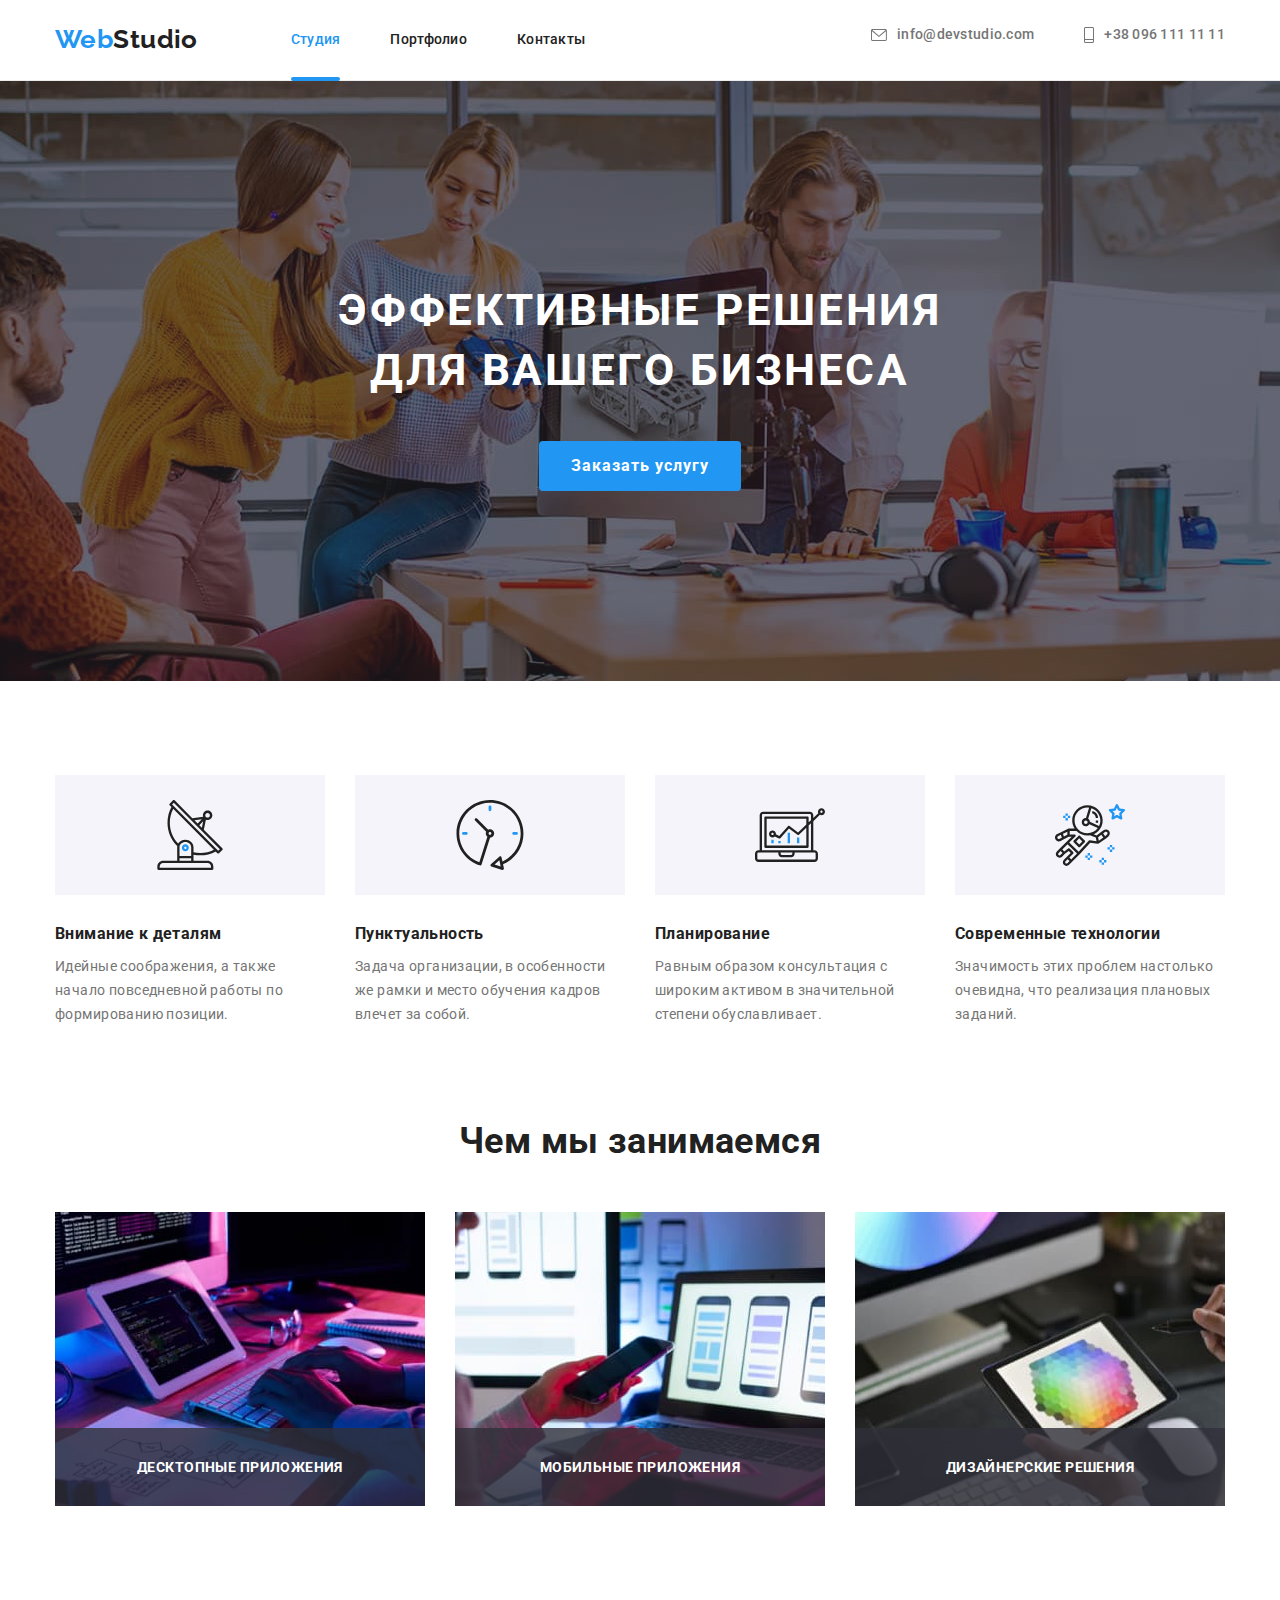
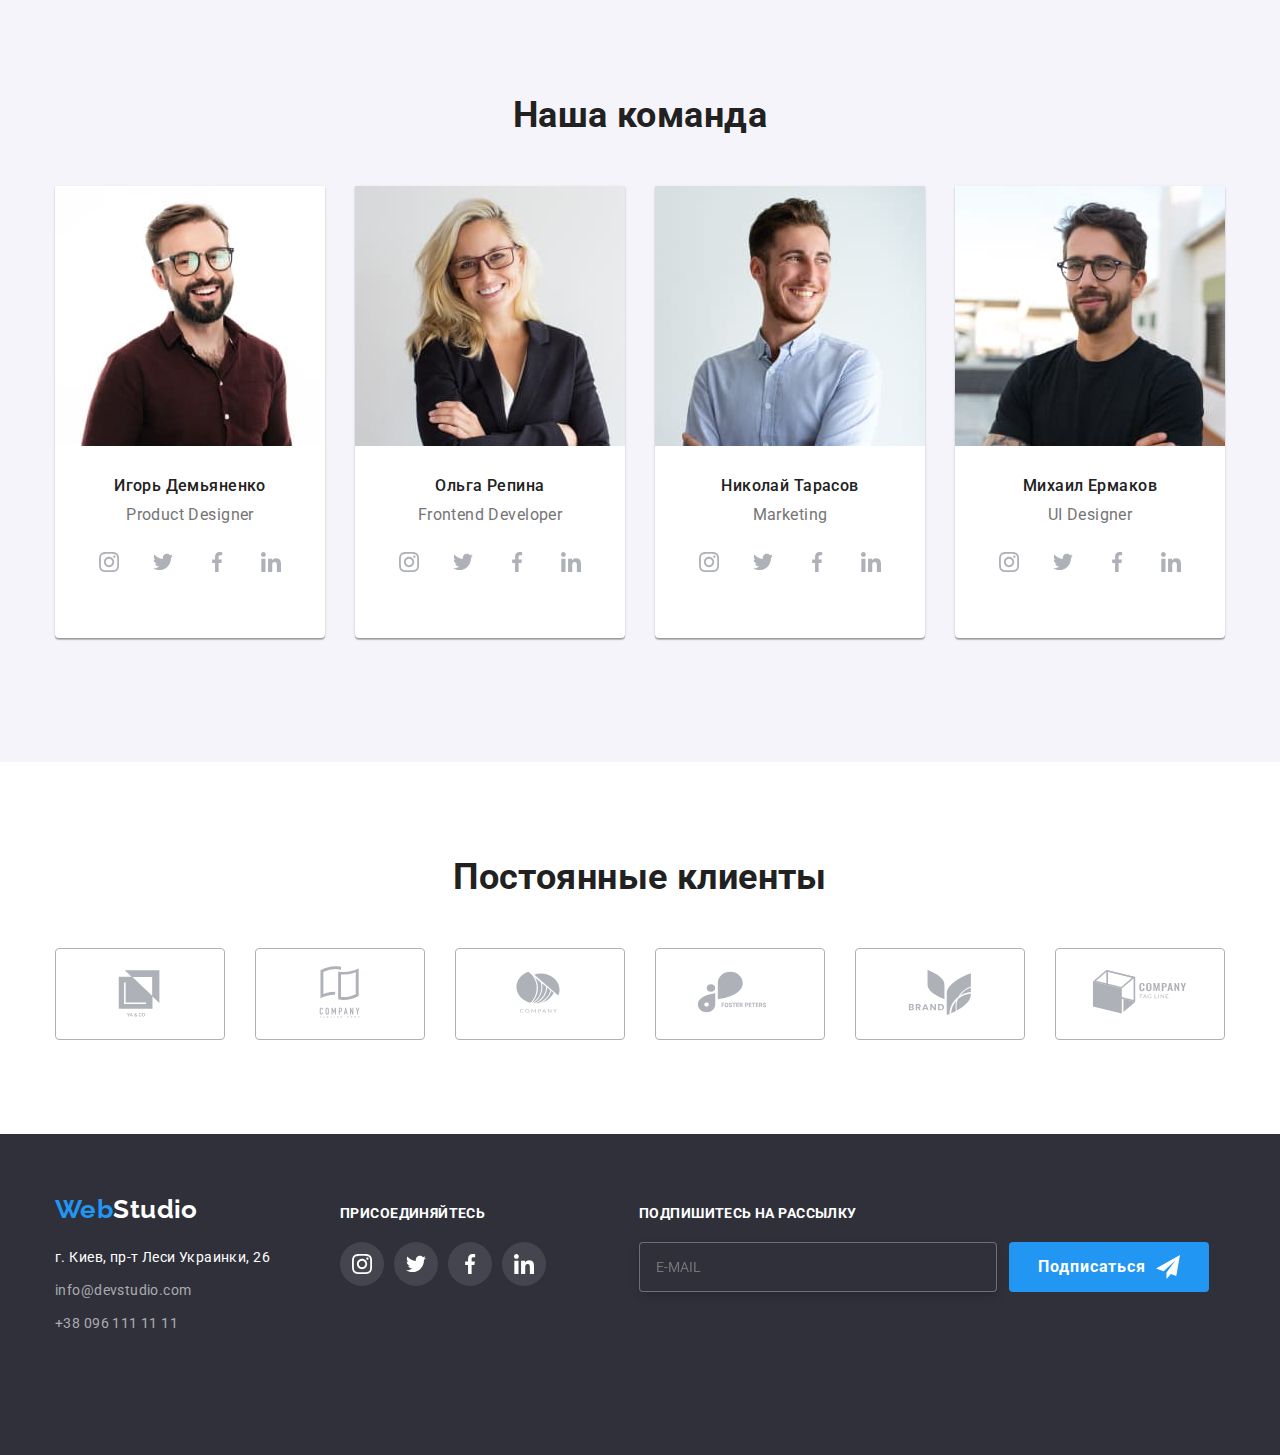
<file: index.html>
<!DOCTYPE html>
<html lang="ru">
<head>
    <meta charset="UTF-8">
    <meta http-equiv="X-UA-Compatible" content="IE=edge">
    <meta name="viewport" content="width=device-width, initial-scale=1.0">
    <title>Document</title>
    <link rel="preconnect" href="https://fonts.googleapis.com">
    <link rel="preconnect" href="https://fonts.gstatic.com" crossorigin>
    <link href="https://fonts.googleapis.com/css2?family=Raleway:wght@700&family=Roboto:wght@400;500;700;900&display=swap"
        rel="stylesheet">
    <link rel="stylesheet" href="https://cdnjs.cloudflare.com/ajax/libs/modern-normalize/1.1.0/modern-normalize.css"
        integrity="sha512-Y0MM+V6ymRKN2zStTqzQ227DWhhp4Mzdo6gnlRnuaNCbc+YN/ZH0sBCLTM4M0oSy9c9VKiCvd4Jk44aCLrNS5Q=="
        crossorigin="anonymous" referrerpolicy="no-referrer" />
    <link rel="stylesheet" href="./css/main.min.css">
</head>
<body>
    <header class="header">
        <div class="container header-container">
            <a class="header__logo" href=""><span class="header__logo-first">Web</span>Studio</a>
            <nav class="header__nav">
                <ul class="list header__list">
                    <li class="header__item"><a class="link header__link current" href="">Студия</a></li>
                    <li class="header__item"><a class="link header__link" href="./portfolio.html">Портфолио</a></li>
                    <li class="header__item"><a class="link header__link" href="">Контакты</a></li>
                </ul>
            </nav>
            <ul class="list contact-list">
                <li><a class="link contact-list__mail" href="mailto:info@devstudio.com">
                    <svg class="contact-list__icon" width="16" height="12">
                        <use href="./images/icons.svg#icon-mail">
                        </use>
                    </svg>    
                    info@devstudio.com</a></li>
                <li><a class="link contact-list__tel" href="tel:+380961111111">
                    <svg class="contact-list__icon" width="10" height="16">
                        <use href="./images/icons.svg#icon-tel">
                        </use>
                    </svg>
                    +38 096 111 11 11</a></li>
            </ul>
            <button type="button" class="menu-open__btn" data-menu-open>
                <svg class="menu-open__icon" width="40" height="40">
                    <use href="./images/icons.svg#icon-menu">
                    </use>
                </svg> 
            </button>
        </div>
        <div class="mob-menu is-hidden" data-menu>
            <div class="container">
                <div class="mob-menu__top">
                    <button type="button" class="menu-close-btn" width="40" height="40" data-menu-close>
                        <svg class="menu-close__icon" width="18" height="18">
                            <use href="./images/icons.svg#icon-close"></use>
                        </svg>
                    </button>
                    <ul class="list mob-menu__list">
                        <li class="mob-menu__item"><a class="link mob-menu__link" href="">Студия</a></li>
                        <li class="mob-menu__item"><a class="link mob-menu__link" href="./portfolio.html">Портфолио</a></li>
                        <li class="mob-menu__item"><a class="link mob-menu__link" href="">Контакты</a></li>
                    </ul>
                </div>
                <div class="mob-menu__bottom">
                    <ul class="list mob-contact">
                        <li class="mob-contact__list-tel"><a class="link mob-contact__tel" href="tel:+380961111111">
                                +38 096 111 11 11</a></li>
                        <li class="mob-contact__list-mail"><a class="link mob-contact__mail" href="mailto:info@devstudio.com">
                            info@devstudio.com</a></li>
                    </ul>
                    <ul class="list mob-social">
                        <li class="mob-social__item">
                            <a href="" class="mob-social__link">Instagram</a>
                        </li>
                        <li class="mob-social__item">
                            <a href="" class="mob-social__link">Twitter</a>
                        </li>
                        <li class="mob-social__item">
                            <a href="" class="mob-social__link">Facebook</a>
                        </li>
                        <li class="mob-social__item">
                            <a href="" class="mob-social__link">LinkedIn</a>
                        </li>
                    </ul>
                </div>
            </div>
        </div>
    </header>
    <main>
        <!--Hero-->
        <section class="section hero overlay">
            <div class="container">
                <h1 class="hero__title">Эффективные решения для вашего бизнеса</h1>
                <button class="hero__btn" type="button" data-modal-open >Заказать услугу</button>
            </div>
        </section>
        <!--METHODS-->
        <section class="section methods">
            <div class="container">
                <h2 class="methods__pre-title visually-hidden">Наши методы</h2>
                <ul class="list methods-list"> 
                    <li class="methods-list__item">
                        <div class="methods__item-container">
                            <svg class="methods-list__icon" width="70" height="70">
                                <use href="./images/icons.svg#icon-antenna">
                                </use>
                            </svg>
                        </div>
                        <h3 class="methods__title">Внимание к деталям</h3>
                        <p class="methods__after-title">Идейные соображения, а также начало повседневной работы по формированию позиции.</p>
                    </li>
                    <li class="methods-list__item">
                        <div class="methods__item-container">
                            <svg class="methods-list__icon" width="70" height="70">
                                <use href="./images/icons.svg#icon-clock">
                                </use>
                            </svg>
                        </div>
                        <h3 class="methods__title">Пунктуальность</h3>
                        <p class="methods__after-title">Задача организации, в особенности же рамки и место обучения кадров влечет за собой.</p>
                    </li>
                    <li class="methods-list__item">
                        <div class="methods__item-container">
                            <svg class="methods-list__icon" width="70" height="70">
                                <use href="./images/icons.svg#icon-diagram">
                                </use>
                            </svg>
                        </div>
                        <h3 class="methods__title">Планирование</h3>
                        <p class="methods__after-title">Равным образом консультация с широким активом в значительной степени обуславливает.</p>
                    </li>
                    <li class="methods-list__item">
                        <div class="methods__item-container">
                            <svg class="methods-list__icon" width="70" height="70">
                                <use href="./images/icons.svg#icon-astronaut">
                                </use>
                            </svg>
                        </div>
                        <h3 class="methods__title">Современные технологии</h3>
                        <p class="methods__after-title">Значимость этих проблем настолько очевидна, что реализация плановых заданий.</p>
                    </li>
                </ul>
            </div>
        </section>
        <!--ABOUT-->
        <section class="section about">
            <div class="container"> 
                <h2 class="about__title">Чем мы занимаемся</h2>     
                <ul class="list about__list">
                    <li class="about__item">
                        <img 
                        srcset="
                            ./images/about/about-1-1x.jpg 1x,
                            ./images/about/about-1-2x.jpg 2x"
                            media="(min-width: 1200px)"
                        src="./images/img-1.jpg" 
                        alt="печатает на компьютере"
                        width="370"
                        height="294">
                        <h3 class="about__item-title">Десктопные приложения</h3>
                    </li>
                    <li class="about__item">
                        <img 
                        srcset="
                            ./images/about/about-2-1x.jpg 1x,
                            ./images/about/about-2-2x.jpg 2x"
                            media="(min-width: 1200px)"
                        src="./images/img-2.jpg" 
                        alt="держит телефон"
                        width="370"
                        height="294">
                        <h3 class="about__item-title">Мобильные приложения</h3>
                    </li>
                    <li class="about__item">
                        <img 
                        srcset="
                            ./images/about/about-3-1x.jpg 1x,
                            ./images/about/about-3-2x.jpg 2x"
                            media="(min-width: 1200px)"
                        src="./images/img-3.jpg" 
                        alt="держит планшет"
                        width="370"
                        height="294">
                        <h3 class="about__item-title">Дизайнерские решения</h3>
                    </li>
                </ul>  
            </div>
        </section>
        <!--Наша команда-->
        <section class="section team">
            <div class="container">
                <h2 class="team__pre-title">Наша команда</h2>
                <ul class="list team-list">
                    <li class="team-list__item">
                        <picture>
                            <source
                            srcset="
                            ./images/team/team-1-desk-1x.jpg 1x,
                            ./images/team/team-1-desk-2x.jpg 2x"
                            media="(min-width: 1200px)"
                            />
                            <source
                            srcset="
                            ./images/team/team-1-tab-1x.jpg 1x,
                            ./images/team/team-1-tab-2x.jpg 2x"
                            media="(min-width: 768px)"
                            />
                            <source
                            srcset="
                            ./images/team/team-1-mob-1x.jpg 1x,
                            ./images/team/team-1-mob-2x.jpg 2x"
                            media="(min-width: 480px)"
                            />
                            <img src="./images/team-img-1.jpg" 
                            alt="Игорь Демьяненко"
                            >
                        </picture>
                        <div class="team-list__conainer">   
                            <h3 class="team-list__title">Игорь Демьяненко</h3>
                            <p class="team-list__after-title" lang="en">Product Designer</p>
                            <ul class="team-list__social-list socials">
                                <li class="list socials__item">
                                    <a href="" class="socials__link">
                                        <svg class="socials__icon" width="20" height="20">
                                            <use 
                                                href="./images/icons.svg#icon-instagram">
                                            </use>
                                        </svg>
                                    </a>
                                </li>
                                <li class="list socials__item">
                                    <a href="" class="socials__link">
                                        <svg class="socials__icon" width="20" height="20">
                                            <use href="./images/icons.svg#icon-twitter">
                                            </use>
                                        </svg>
                                    </a>
                                </li>
                                <li class="list socials__item">
                                    <a href="" class="socials__link">
                                        <svg class="socials__icon" width="20" height="20">
                                            <use href="./images/icons.svg#icon-facebook">
                                            </use>
                                        </svg>
                                    </a>
                                </li>
                                <li class="list socials__item">
                                    <a href="" class="socials__link">
                                        <svg class="socials__icon" width="20" height="20">
                                            <use href="./images/icons.svg#icon-linkedin">
                                            </use>
                                        </svg>
                                    </a>
                                </li>
                            </ul>
                        </div>
                    </li>
                    <li class="team-list__item">
                        <picture>
                            <source
                            srcset="
                            ./images/team/team-2-desk-1x.jpg 1x,
                            ./images/team/team-2-desk-2x.jpg 2x"
                            media="(min-width: 1200px)"
                            />
                            <source
                            srcset="
                            ./images/team/team-2-tab-1x.jpg 1x,
                            ./images/team/team-2-tab-2x.jpg 2x"
                            media="(min-width: 768px)"
                            />
                            <source
                            srcset="
                            ./images/team/team-2-mob-1x.jpg 1x,
                            ./images/team/team-2-mob-2x.jpg 2x"
                            media="(min-width: 480px)"
                            />
                            <img src="./images/team-img-2.jpg" 
                            alt="Ольга Репина"
                            >
                        </picture>
                        <div class="team-list__conainer">
                            <h3 class="team-list__title">Ольга Репина</h3>
                            <p class="team-list__after-title" lang="en">Frontend Developer</p>
                            <ul class="team-list__social-list socials">
                                <li class="list socials__item">
                                    <a href="" class="socials__link">
                                        <svg class="socials__icon" width="20" height="20">
                                            <use href="./images/icons.svg#icon-instagram">
                                            </use>
                                        </svg>
                                    </a>
                                </li>
                                <li class="list socials__item">
                                    <a href="" class="socials__link">
                                        <svg class="socials__icon" width="20" height="20">
                                            <use href="./images/icons.svg#icon-twitter">
                                            </use>
                                        </svg>
                                    </a>
                                </li>
                                <li class="list socials__item">
                                    <a href="" class="socials__link">
                                        <svg class="socials__icon" width="20" height="20">
                                            <use href="./images/icons.svg#icon-facebook">
                                            </use>
                                        </svg>
                                    </a>
                                </li>
                                <li class="list socials__item">
                                    <a href="" class="socials__link">
                                        <svg class="socials__icon" width="20" height="20">
                                            <use href="./images/icons.svg#icon-linkedin">
                                            </use>
                                        </svg>
                                    </a>
                                </li>
                            </ul>
                        </div>
                    </li>
                    <li class="team-list__item">
                        <picture>
                            <source
                            srcset="
                            ./images/team/team-3-desk-1x.jpg 1x,
                            ./images/team/team-3-desk-2x.jpg 2x"
                            media="(min-width: 1200px)"
                            />
                            <source
                            srcset="
                            ./images/team/team-3-tab-1x.jpg 1x,
                            ./images/team/team-3-tab-2x.jpg 2x"
                            media="(min-width: 768px)"
                            />
                            <source
                            srcset="
                            ./images/team/team-3-mob-1x.jpg 1x,
                            ./images/team/team-3-mob-2x.jpg 2x"
                            media="(min-width: 480px)"
                            />
                            <img src="./images/team-img-3.jpg" 
                            alt="Николай Тарасов"
                            >
                        </picture>
                        <div class="team-list__conainer">
                            <h3 class="team-list__title">Николай Тарасов</h3>
                            <p class="team-list__after-title" lang="en">Marketing</p>
                            <ul class="team-list__social-list socials">
                                <li class="list socials__item">
                                    <a href="" class="socials__link">
                                        <svg class="socials__icon" width="20" height="20">
                                            <use href="./images/icons.svg#icon-instagram">
                                            </use>
                                        </svg>
                                    </a>
                                </li>
                                <li class="list socials__item">
                                    <a href="" class="socials__link">
                                        <svg class="socials__icon" width="20" height="20">
                                            <use href="./images/icons.svg#icon-twitter">
                                            </use>
                                        </svg>
                                    </a>
                                </li>
                                <li class="list socials__item">
                                    <a href="" class="socials__link">
                                        <svg class="socials__icon" width="20" height="20">
                                            <use href="./images/icons.svg#icon-facebook">
                                            </use>
                                        </svg>
                                    </a>
                                </li>
                                <li class="list socials__item">
                                    <a href="" class="socials__link">
                                        <svg class="socials__icon" width="20" height="20">
                                            <use href="./images/icons.svg#icon-linkedin">
                                            </use>
                                        </svg>
                                    </a>
                                </li>
                            </ul>
                        </div>
                    </li>
                    <li class="team-list__item">
                        <picture>
                            <source
                            srcset="
                            ./images/team/team-4-desk-1x.jpg 1x,
                            ./images/team/team-4-desk-2x.jpg 2x"
                            media="(min-width: 1200px)"
                            />
                            <source
                            srcset="
                            ./images/team/team-4-tab-1x.jpg 1x,
                            ./images/team/team-4-tab-2x.jpg 2x"
                            media="(min-width: 768px)"
                            />
                            <source
                            srcset="
                            ./images/team/team-4-mob-1x.jpg 1x,
                            ./images/team/team-4-mob-2x.jpg 2x"
                            media="(min-width: 480px)"
                            />
                            <img src="./images/team-img-4.jpg" 
                            alt="Михаил Ермаков"
                            >
                        </picture>
                        
                        <div class="team-list__conainer">
                            <h3 class="team-list__title">Михаил Ермаков</h3>
                            <p class="team-list__after-title" lang="en">UI Designer</p>
                            <ul class="team-list__social-list socials">
                                <li class="list socials__item">
                                    <a href="" class="socials__link">
                                        <svg class="socials__icon" width="20" height="20">
                                            <use href="./images/icons.svg#icon-instagram">
                                            </use>
                                        </svg>
                                    </a>
                                </li>
                                <li class="list socials__item">
                                    <a href="" class="socials__link">
                                        <svg class="socials__icon" width="20" height="20">
                                            <use href="./images/icons.svg#icon-twitter">
                                            </use>
                                        </svg>
                                    </a>
                                </li>
                                <li class="list socials__item">
                                    <a href="" class="socials__link">
                                        <svg class="socials__icon" width="20" height="20">
                                            <use href="./images/icons.svg#icon-facebook">
                                            </use>
                                        </svg>
                                    </a>
                                </li>
                                <li class="list socials__item">
                                    <a href="" class="socials__link">
                                        <svg class="socials__icon" width="20" height="20">
                                            <use href="./images/icons.svg#icon-linkedin">
                                            </use>
                                        </svg>
                                    </a>
                                </li>
                            </ul>
                        </div>
                    </li>
                </ul>
            </div>  
        </section>
        <!--Постоянные клиенты-->
        <section class="clients">
            <div class="container">
                <h2 class="clients__pre-title">Постоянные клиенты</h2>
                <ul class="list clients-list">
                    <li class="list clients-list__item">
                        <a href="" class="clients-list__link">
                            <svg class="clients-list__icon" width="106" height="60">
                                <use href="./images/icons.svg#icon-logo-1">
                                </use>
                            </svg>
                        </a>
                    </li>
                    <li class="list clients-list__item">
                        <a href="" class="clients-list__link">
                            <svg class="clients-list__icon" width="106" height="60">
                                <use href="./images/icons.svg#icon-logo-2">
                                </use>
                            </svg>
                        </a>
                    </li>
                    <li class="list clients-list__item">
                        <a href="" class="clients-list__link">
                            <svg class="clients-list__icon" width="106" height="60">
                                <use href="./images/icons.svg#icon-logo-3">
                                </use>
                            </svg>
                        </a>
                    </li>
                    <li class="list clients-list__item">
                        <a href="" class="clients-list__link">
                            <svg class="clients-list__icon" width="106" height="60">
                                <use href="./images/icons.svg#icon-logo-4">
                                </use>
                            </svg>
                        </a>
                    </li>
                    <li class="list clients-list__item">
                        <a href="" class="clients-list__link">
                            <svg class="clients-list__icon" width="106" height="60">
                                <use href="./images/icons.svg#icon-logo-5">
                                </use>
                            </svg>
                        </a>
                    </li>
                    <li class="list clients-list__item">
                        <a href="" class="clients-list__link">
                            <svg class="clients-list__icon" width="106" height="60">
                                <use href="./images/icons.svg#icon-logo-6">
                                </use>
                            </svg>
                        </a>
                    </li>
                </ul>
            </div>
        </section>
    </main>
    <footer>
        <div class="container container-footer ">
            <div class="container-adress">
                <a class="footer__logo" href=""><span class="footer__logo-first">Web</span>Studio</a>
                <address class="adress">
                    <ul class="list adress__list">
                        <li class="adress__item"><a class="link adress__item-first" href="https://goo.gl/maps/XBKridfbBL4Rad3X6" target=_blank rel="noopener noreferrer">г. Киев, пр-т Леси Украинки,
                            26</a></li>
                        <li class="adress__item"><a class="link adress__item-mail" href="mailto:info@devstudio.com">info@devstudio.com</a></li>
                        <li class="adress__item"><a class="link adress__item-tel" href="tel:+380961111111">+38 096 111 11 11</a></li>
                    </ul>
                </address>
            </div>
            <!-- Соцсети -->
            <div class="container-social-link">
                <section class="footer-social">
                    <h3 class="footer-social__title">Присоединяйтесь</h3>
                    <ul class="footer-social__list">
                        <li class="list footer-social__item">
                            <a href="" class="footer-social__link">
                                <svg class="footer-social__icon" width="20" height="20">
                                    <use href="./images/icons.svg#icon-instagram">
                                    </use>
                                </svg>
                            </a>
                        </li>
                        <li class="list footer-social__item">
                            <a href="" class="footer-social__link">
                                <svg class="footer-social__icon" width="20" height="20">
                                    <use href="./images/icons.svg#icon-twitter">
                                    </use>
                                </svg>
                            </a>
                        </li>
                        <li class="list footer-social__item">
                            <a href="" class="footer-social__link">
                                <svg class="footer-social__icon" width="20" height="20">
                                    <use href="./images/icons.svg#icon-facebook">
                                    </use>
                                </svg>
                            </a>
                        </li>
                        <li class="list footer-social__item">
                            <a href="" class="footer-social__link">
                                <svg class="footer-social__icon" width="20" height="20">
                                    <use href="./images/icons.svg#icon-linkedin">
                                    </use>
                                </svg>
                            </a>
                        </li>
                    </ul>
                </section>
            </div>
            <div class="container-online">
                <section class="online">
                    <h3 class="online__title">Подпишитесь на рассылку</h3>
                    <form action="#" class="online__form">
                        <div class="online__inputs">                       
                            <input type="email" name="online__mail" placeholder="E-mail" class="online__mail-input">
                            <button type="submit" class="online__button">Подписаться<span class="online__button-icon">
                            <svg class="online__icon" width="24" height="24">
                                <use href="./images/icons.svg#icon-send">
                                </use>
                            </svg>
                            </span></button>
                            
                        </div>
                    </form>
                </section>
            </div>
        </div>
    </footer>
    <!-- < class="backdrop is-hidden" data-modal> -->
    <div class="backdrop is-hidden" data-modal>
        <div class="modal">
            <button type="button" class="modal__close" data-modal-close>
                <svg class="modal__close-icon" width="10" height="16">
                    <use href="./images/icons.svg#icon-close">
                    </use>
                </svg>
            </button>
            <p class="modal__title">Оставьте свои данные, мы вам перезвоним</p>
            <form action="#">
                <div class="form-field">
                    <label class="form-field__text" for="user-name">Имя</label>
                    <div class="form-field__wrap">
                        <input type="text" class="form-field__input" name="user-name" placeholder=" " required minlength="2" id="user-name">
                        <svg class="form-field__input-icon" width="18" height="18">
                            <use href="./images/icons.svg#icon-person">
                            </use>
                        </svg>
                    </div>
                </div>
                <div class="form-field">
                    <label class="form-field__text" for="user-tel">Телефон</label>
                    <div class="form-field__wrap">
                        <input type="tel" class="form-field__input" name="user-tel" placeholder=" " required id="user-tel" >
                        <svg class="form-field__input-icon" width="18" height="18">
                            <use href="./images/icons.svg#icon-phone">
                            </use>
                        </svg>
                    </div>
                </div>
                <div class="form-field">
                    <label class="form-field__text" for="user-email">Почта</label>
                    <div class="form-field__wrap">
                        <input type="email" class="form-field__input" name="user-email" placeholder=" " required id="user-email" >
                        <svg class="form-field__input-icon" width="18" height="18">
                            <use href="./images/icons.svg#icon-email">
                            </use>
                        </svg>
                    </div>
                </div>
                <div class="form-field">
                    <label class="form-field__text" for="user-text">Комментарий</label>
                    <textarea name="user-text" id="user-text" class="form-field__form-text" placeholder="Введите текст"></textarea>
                </div>
                <div class="form-field">
                    <input type="checkbox" name="policy" id="policy" class="policy-check visually-hidden" >
                    <label for="policy" class="form-field__check-text">
                        <span>
                            <svg class="policy-icon" width="16" height="15">
                                <use href="./images/icons.svg#icon-check">
                                </use>
                            </svg>
                        </span> Соглашаюсь с рассылкой и принимаю
                        <a href="" class="form-field__check-link">Условия договора</a></label>
                </div>
                <button type="submit" class="form-field__form-button">Отправить</button>
            </form>
        </div>
    </div>
    <script src="./js/modal.js"></script>
    <script src="./js/menu.js"></script>
</body>
</html>
</file>
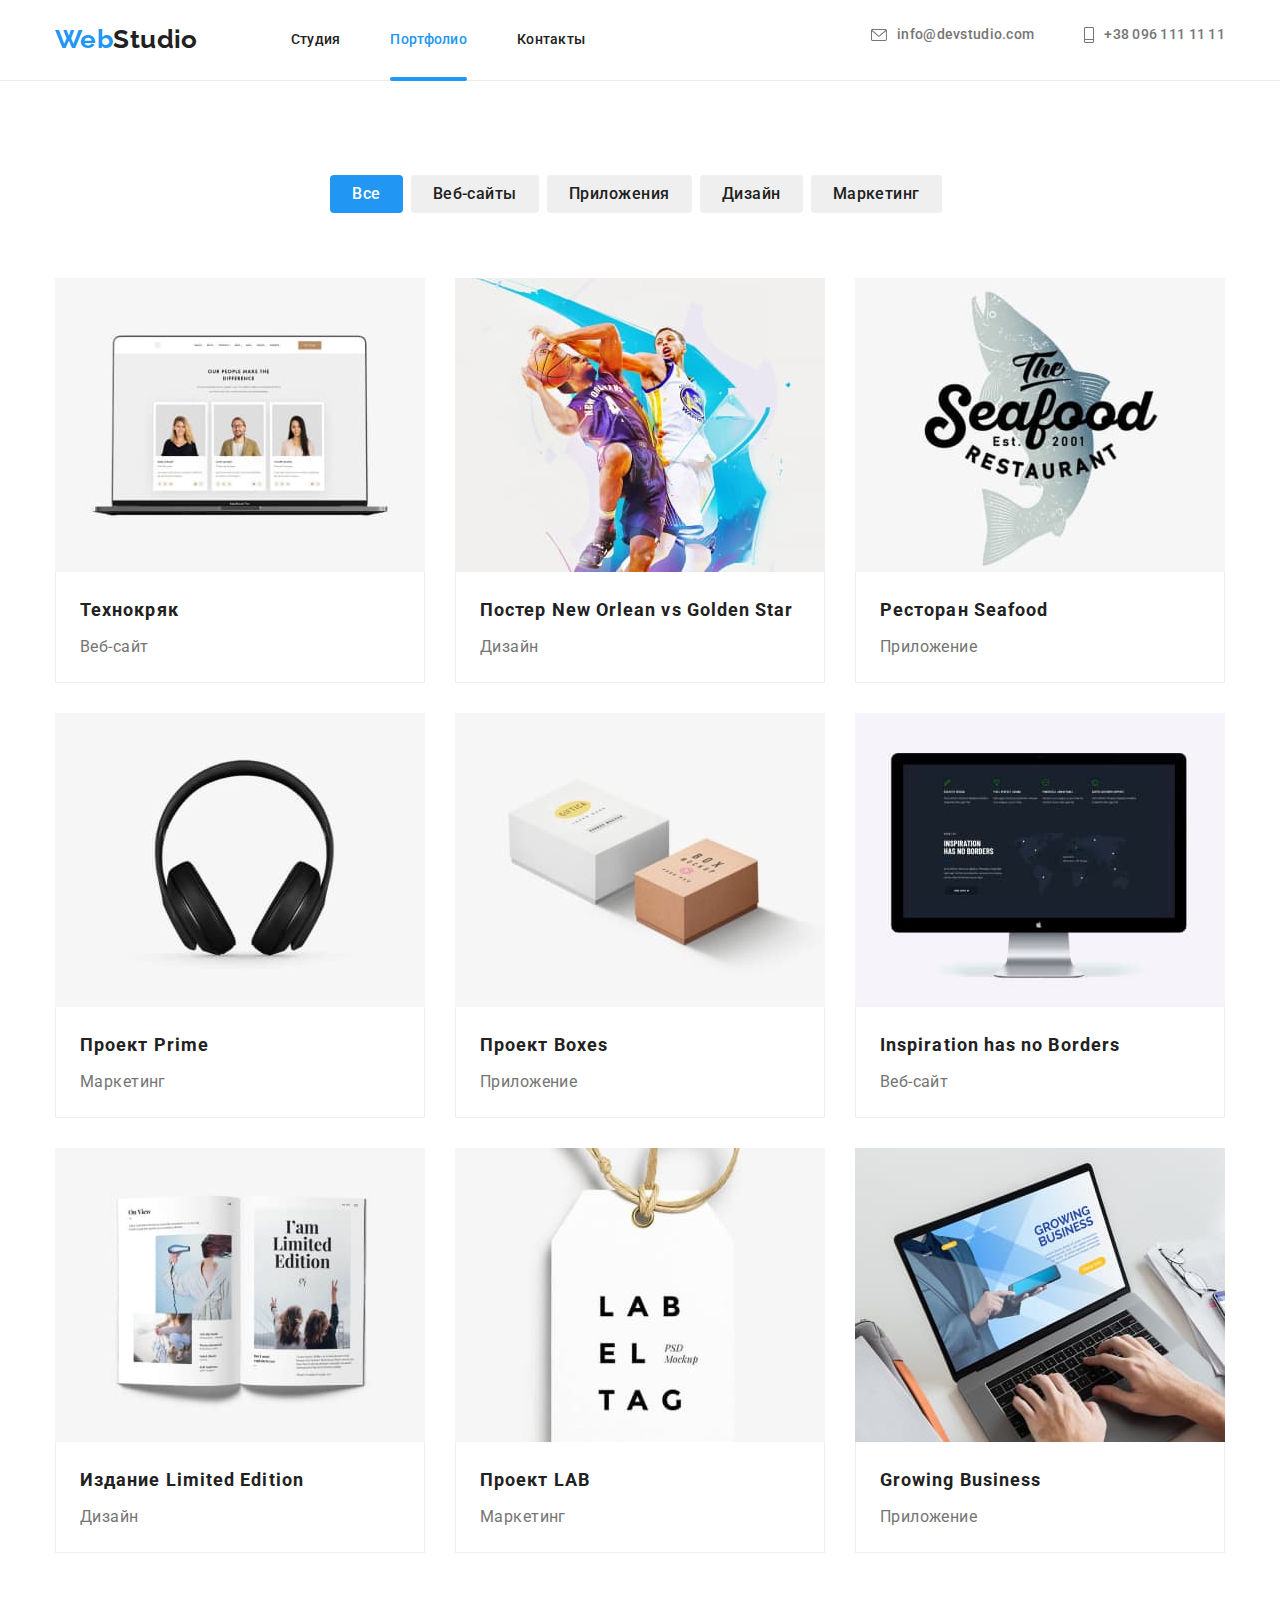
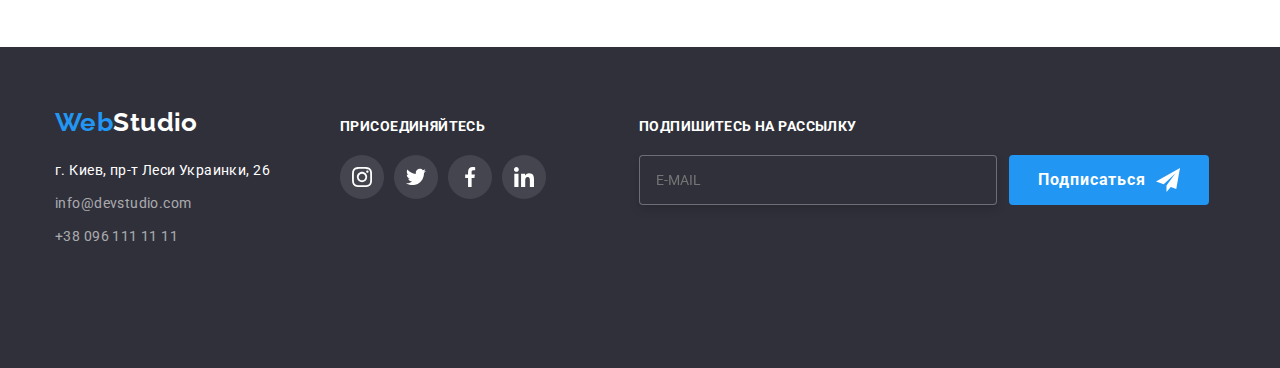
<file: portfolio.html>
<!DOCTYPE html>
<html lang="ru">
<head>
    <meta charset="UTF-8">
    <meta http-equiv="X-UA-Compatible" content="IE=edge">
    <meta name="viewport" content="width=device-width, initial-scale=1.0">
    <title>Document</title>
    <link rel="preconnect" href="https://fonts.googleapis.com">
    <link rel="preconnect" href="https://fonts.gstatic.com" crossorigin>
    <link
        href="https://fonts.googleapis.com/css2?family=Raleway:wght@700&family=Roboto:wght@400;500;700;900&display=swap"
        rel="stylesheet">
    <link rel="stylesheet" href="https://cdnjs.cloudflare.com/ajax/libs/modern-normalize/1.1.0/modern-normalize.css"
        integrity="sha512-Y0MM+V6ymRKN2zStTqzQ227DWhhp4Mzdo6gnlRnuaNCbc+YN/ZH0sBCLTM4M0oSy9c9VKiCvd4Jk44aCLrNS5Q=="
        crossorigin="anonymous" referrerpolicy="no-referrer" />
    <link rel="stylesheet" href="./css/main.min.css">
</head>
<body>
        <header class="header">
            <div class="container header-container">
                <a class="header__logo" href=""><span class="header__logo-first">Web</span>Studio</a>
                <nav class="header__nav">
                    <ul class="list header__list">
                        <li class="header__item"><a class="link header__link " href="./index.html">Студия</a></li>
                        <li class="header__item"><a class="link header__link current" href="">Портфолио</a></li>
                        <li class="header__item"><a class="link header__link" href="">Контакты</a></li>
                    </ul>
                </nav>
                <ul class="list contact-list">
                    <li><a class="link contact-list__mail" href="mailto:info@devstudio.com">
                            <svg class="contact-list__icon" width="16" height="12">
                                <use href="./images/icons.svg#icon-mail">
                                </use>
                            </svg>
                            info@devstudio.com</a></li>
                    <li><a class="link contact-list__tel" href="tel:+380961111111">
                            <svg class="contact-list__icon" width="10" height="16">
                                <use href="./images/icons.svg#icon-tel">
                                </use>
                            </svg>
                            +38 096 111 11 11</a></li>
                </ul>
                <button type="button" class="menu-open__btn" data-menu-open>
                    <svg class="menu-open__icon" width="40" height="40">
                        <use href="./images/icons.svg#icon-menu">
                        </use>
                    </svg>
                </button>
            </div>
            <div class="mob-menu is-hidden" data-menu>
                <div class="container">
                    <div class="mob-menu__top">
                        <button type="button" class="menu-close-btn" width="40" height="40" data-menu-close>
                            <svg class="menu-close__icon" width="18" height="18">
                                <use href="./images/icons.svg#icon-close"></use>
                            </svg>
                        </button>
                        <ul class="list mob-menu__list">
                            <li class="mob-menu__item"><a class="link mob-menu__link" href="">Студия</a></li>
                            <li class="mob-menu__item"><a class="link mob-menu__link" href="./portfolio.html">Портфолио</a></li>
                            <li class="mob-menu__item"><a class="link mob-menu__link" href="">Контакты</a></li>
                        </ul>
                    </div>
                    <div class="mob-menu__bottom">
                        <ul class="list mob-contact">
                            <li class="mob-contact__list-tel"><a class="link mob-contact__tel" href="tel:+380961111111">
                                    +38 096 111 11 11</a></li>
                            <li class="mob-contact__list-mail"><a class="link mob-contact__mail"
                                    href="mailto:info@devstudio.com">
                                    info@devstudio.com</a></li>
                        </ul>
                        <ul class="list mob-social">
                            <li class="mob-social__item">
                                <a href="" class="mob-social__link">Instagram</a>
                            </li>
                            <li class="mob-social__item">
                                <a href="" class="mob-social__link">Twitter</a>
                            </li>
                            <li class="mob-social__item">
                                <a href="" class="mob-social__link">Facebook</a>
                            </li>
                            <li class="mob-social__item">
                                <a href="" class="mob-social__link">LinkedIn</a>
                            </li>
                        </ul>
                    </div>
                </div>
            </div>
        </header>
    <main>
    <!-- Filter -->
        <section class="section text">
            <div class="container">
                <h1 class="visually-hidden">Портфолио</h1>
                <ul class="filter">
                    <li class="list filter__list"><button type="button" class="filter__btn filter__btn-first">Все</button></li>
                    <li class="list filter__list"><button type="button" class="filter__btn">Веб-сайты</button></li>
                    <li class="list filter__list"><button type="button" class="filter__btn">Приложения</button></li>
                    <li class="list filter__list"><button type="button" class="filter__btn">Дизайн</button></li>
                    <li class="list filter__list"><button type="button" class="filter__btn">Маркетинг</button></li>
                </ul>
                <ul class="projects">
                    <li class="list projects-item">
                        <a class="link" href="">
                            <div class="projects-item__wrap">
                                <picture>
                                    <source
                                    srcset="
                                    ./images/projects/projects-1-desk-1x.jpg 1x,
                                    ./images/projects/projects-1-desk-2x.jpg 2x"
                                    media="(min-width: 1200px)"
                                    />
                                    <source
                                    srcset="
                                    ./images/projects/projects-1-tab-1x.jpg 1x,
                                    ./images/projects/projects-1-tab-2x.jpg 2x"
                                    media="(min-width: 768px)"
                                    />
                                    <source
                                    srcset="
                                    ./images/projects/projects-1-mob-1x.jpg 1x,
                                    ./images/projects/projects-1-mob-2x.jpg 2x"
                                    media="(min-width: 480px)"
                                    />
                                    <img src="./images/projects-img-1.jpg" 
                                    alt="ноутбук"
                                    >
                                </picture>
                                <p class="projects-item__text">
                                    Технокряк это современная площадка распространения коронавируса. Компании используют эту платформу для цифрового
                                    шпионажа и атак на защищённые сервера конкурентов.                            
                                </p>
                            </div>
                            <div class="projects-item__container">
                                <h2 class="projects-item__title">Технокряк</h2>
                                <p class="projects-item__after-title">Веб-сайт</p>
                            </div>
                        </a>
                    </li>
                    <li class="list projects-item">
                        <a class="link" href="">
                            <div class="projects-item__wrap">
                                <picture>
                                    <source
                                    srcset="
                                    ./images/projects/projects-2-desk-1x.jpg 1x,
                                    ./images/projects/projects-2-desk-2x.jpg 2x"
                                    media="(min-width: 1200px)"
                                    />
                                    <source
                                    srcset="
                                    ./images/projects/projects-2-tab-1x.jpg 1x,
                                    ./images/projects/projects-2-tab-2x.jpg 2x"
                                    media="(min-width: 768px)"
                                    />
                                    <source
                                    srcset="
                                    ./images/projects/projects-2-mob-1x.jpg 1x,
                                    ./images/projects/projects-2-mob-2x.jpg 2x"
                                    media="(min-width: 480px)"
                                    />
                                    <img src="./images/projects-img-2.jpg" 
                                    alt="играют в баскетбол"
                                    > 
                                </picture>
                                <p class="projects-item__text">
                                    Технокряк это современная площадка распространения коронавируса. Компании используют эту платформу для цифрового
                                    шпионажа и атак на защищённые сервера конкурентов.
                                </p>
                            </div>
                            <div class="projects-item__container">
                                <h2 class="projects-item__title">Постер New Orlean vs Golden Star</h2>
                                <p class="projects-item__after-title">Дизайн</p>
                            </div>
                        </a>
                        
                    </li>
                    <li class="list projects-item">
                        <a class="link" href="">   
                            <div class="projects-item__wrap">
                                <picture>
                                    <source
                                    srcset="
                                    ./images/projects/projects-3-desk-1x.jpg 1x,
                                    ./images/projects/projects-3-desk-2x.jpg 2x"
                                    media="(min-width: 1200px)"
                                    />
                                    <source
                                    srcset="
                                    ./images/projects/projects-3-tab-1x.jpg 1x,
                                    ./images/projects/projects-3-tab-2x.jpg 2x"
                                    media="(min-width: 768px)"
                                    />
                                    <source
                                    srcset="
                                    ./images/projects/projects-3-mob-1x.jpg 1x,
                                    ./images/projects/projects-3-mob-2x.jpg 2x"
                                    media="(min-width: 480px)"
                                    />
                                    <img src="./images/projects-img-3.jpg" 
                                    alt="логотип ресторана" 
                                    > 
                                </picture>
                                <p class="projects-item__text">
                                    Технокряк это современная площадка распространения коронавируса. Компании используют эту платформу для цифрового
                                    шпионажа и атак на защищённые сервера конкурентов.
                                </p>
                            </div>
                            <div class="projects-item__container">
                                <h2 class="projects-item__title">Ресторан Seafood</h2>
                                <p class="projects-item__after-title">Приложение</p>
                            </div>
                        </a>
                    </li>
                    <li class="list projects-item">
                        <a class="link" href="">
                            <div class="projects-item__wrap">
                                <picture>
                                    <source
                                    srcset="
                                    ./images/projects/projects-4-desk-1x.jpg 1x,
                                    ./images/projects/projects-4-desk-2x.jpg 2x"
                                    media="(min-width: 1200px)"
                                    />
                                    <source
                                    srcset="
                                    ./images/projects/projects-4-tab-1x.jpg 1x,
                                    ./images/projects/projects-4-tab-2x.jpg 2x"
                                    media="(min-width: 768px)"
                                    />
                                    <source
                                    srcset="
                                    ./images/projects/projects-4-mob-1x.jpg 1x,
                                    ./images/projects/projects-4-mob-2x.jpg 2x"
                                    media="(min-width: 480px)"
                                    />
                                    <img src="./images/projects-img-4.jpg" 
                                    alt="наушники" 
                                    >
                                </picture>
                                <p class="projects-item__text">
                                    Технокряк это современная площадка распространения коронавируса. Компании используют эту платформу для цифрового
                                    шпионажа и атак на защищённые сервера конкурентов.
                                </p>
                            </div>
                            <div class="projects-item__container">
                                <h2 class="projects-item__title">Проект Prime</h2>
                                <p class="projects-item__after-title">Маркетинг</p>
                            </div>
                        </a>
                    </li>
                    <li class="list projects-item">
                        <a class="link" href="">
                            <div class="projects-item__wrap">
                                <picture>
                                    <source
                                    srcset="
                                    ./images/projects/projects-5-desk-1x.jpg 1x,
                                    ./images/projects/projects-5-desk-2x.jpg 2x"
                                    media="(min-width: 1200px)"
                                    />
                                    <source
                                    srcset="
                                    ./images/projects/projects-5-tab-1x.jpg 1x,
                                    ./images/projects/projects-5-tab-2x.jpg 2x"
                                    media="(min-width: 768px)"
                                    />
                                    <source
                                    srcset="
                                    ./images/projects/projects-5-mob-1x.jpg 1x,
                                    ./images/projects/projects-5-mob-2x.jpg 2x"
                                    media="(min-width: 480px)"
                                    />
                                    <img src="./images/projects-img-5.jpg" 
                                    alt="коробки" 
                                    >
                                </picture>
                                <p class="projects-item__text">
                                    Технокряк это современная площадка распространения коронавируса. Компании используют эту платформу для цифрового
                                    шпионажа и атак на защищённые сервера конкурентов.
                                </p>
                            </div>
                            <div class="projects-item__container">
                                <h2 class="projects-item__title">Проект Boxes</h2>
                                <p class="projects-item__after-title">Приложение</p>
                            </div>
                        </a>
                    </li>
                    <li class="list projects-item">
                        <a class="link" href="">
                            <div class="projects-item__wrap">
                                <picture>
                                    <source
                                    srcset="
                                    ./images/projects/projects-6-desk-1x.jpg 1x,
                                    ./images/projects/projects-6-desk-2x.jpg 2x"
                                    media="(min-width: 1200px)"
                                    />
                                    <source
                                    srcset="
                                    ./images/projects/projects-6-tab-1x.jpg 1x,
                                    ./images/projects/projects-6-tab-2x.jpg 2x"
                                    media="(min-width: 768px)"
                                    />
                                    <source
                                    srcset="
                                    ./images/projects/projects-6-mob-1x.jpg 1x,
                                    ./images/projects/projects-6-mob-2x.jpg 2x"
                                    media="(min-width: 480px)"
                                    />
                                    <img src="./images/projects-img-6.jpg" 
                                    alt="монитор" 
                                    >
                                </picture>
                                <p class="projects-item__text">
                                    Технокряк это современная площадка распространения коронавируса. Компании используют эту платформу для цифрового
                                    шпионажа и атак на защищённые сервера конкурентов.
                                </p>
                            </div>
                            <div class="projects-item__container">
                                <h2 class="projects-item__title">Inspiration has no Borders</h2>
                                <p class="projects-item__after-title">Веб-сайт</p>
                            </div>
                        </a>
                    </li>
                    <li class="list projects-item">
                        <a class="link" href="">
                            <div class="projects-item__wrap">
                                <picture>
                                    <source
                                    srcset="
                                    ./images/projects/projects-7-desk-1x.jpg 1x,
                                    ./images/projects/projects-7-desk-2x.jpg 2x"
                                    media="(min-width: 1200px)"
                                    />
                                    <source
                                    srcset="
                                    ./images/projects/projects-7-tab-1x.jpg 1x,
                                    ./images/projects/projects-7-tab-2x.jpg 2x"
                                    media="(min-width: 768px)"
                                    />
                                    <source
                                    srcset="
                                    ./images/projects/projects-7-mob-1x.jpg 1x,
                                    ./images/projects/projects-7-mob-2x.jpg 2x"
                                    media="(min-width: 480px)"
                                    />
                                    <img src="./images/projects-img-7.jpg" 
                                    alt="открытая статья" 
                                    >
                                </picture>
                                <p class="projects-item__text">
                                    Технокряк это современная площадка распространения коронавируса. Компании используют эту платформу для цифрового
                                    шпионажа и атак на защищённые сервера конкурентов.
                                </p>
                            </div>
                            <div class="projects-item__container">
                                <h2 class="projects-item__title">Издание Limited Edition</h2>
                                <p class="projects-item__after-title">Дизайн</p>
                            </div>
                        </a>
                    </li>
                    <li class="list projects-item">
                        <a class="link" href="">
                            <div class="projects-item__wrap">
                                <picture>
                                    <source
                                    srcset="
                                    ./images/projects/projects-8-desk-1x.jpg 1x,
                                    ./images/projects/projects-8-desk-2x.jpg 2x"
                                    media="(min-width: 1200px)"
                                    />
                                    <source
                                    srcset="
                                    ./images/projects/projects-8-tab-1x.jpg 1x,
                                    ./images/projects/projects-8-tab-2x.jpg 2x"
                                    media="(min-width: 768px)"
                                    />
                                    <source
                                    srcset="
                                    ./images/projects/projects-8-mob-1x.jpg 1x,
                                    ./images/projects/projects-8-mob-2x.jpg 2x"
                                    media="(min-width: 480px)"
                                    />
                                    <img src="./images/projects-img-8.jpg" 
                                    alt="бирка" 
                                    >
                                </picture>
                                <p class="projects-item__text">
                                    Технокряк это современная площадка распространения коронавируса. Компании используют эту платформу для цифрового
                                    шпионажа и атак на защищённые сервера конкурентов.
                                </p>
                            </div>
                            <div class="projects-item__container">
                                <h2 class="projects-item__title">Проект LAB</h2>
                                <p class="projects-item__after-title">Маркетинг</p>
                            </div>
                        </a>
                    </li>
                    <li class="list projects-item">
                        <a class="link" href="">
                            <div class="projects-item__wrap">
                                <picture>
                                    <source
                                    srcset="
                                    ./images/projects/projects-9-desk-1x.jpg 1x,
                                    ./images/projects/projects-9-desk-2x.jpg 2x"
                                    media="(min-width: 1200px)"
                                    />
                                    <source
                                    srcset="
                                    ./images/projects/projects-9-tab-1x.jpg 1x,
                                    ./images/projects/projects-9-tab-2x.jpg 2x"
                                    media="(min-width: 768px)"
                                    />
                                    <source
                                    srcset="
                                    ./images/projects/projects-9-mob-1x.jpg 1x,
                                    ./images/projects/projects-9-mob-2x.jpg 2x"
                                    media="(min-width: 480px)"
                                    />
                                    <img src="./images/projects-img-9.jpg" 
                                    alt="печатает на ноутбуке"
                                    >
                                </picture>
                                <p class="projects-item__text">
                                    Технокряк это современная площадка распространения коронавируса. Компании используют эту платформу для цифрового
                                    шпионажа и атак на защищённые сервера конкурентов.
                                </p>
                            </div>
                            <div class="projects-item__container">
                                <h2 class="projects-item__title">Growing Business</h2>
                                <p class="projects-item__after-title">Приложение</p>
                            </div>
                        </a>
                    </li>

                </ul>
            </div>
        </section>
    </main>
    <footer>
        <div class="container container-footer ">
            <div class="container-adress">
                <a class="footer__logo" href=""><span class="footer__logo-first">Web</span>Studio</a>
                <address class="adress">
                    <ul class="list adress__list">
                        <li class="adress__item"><a class="link adress__item-first"
                                href="https://goo.gl/maps/XBKridfbBL4Rad3X6" target=_blank rel="noopener noreferrer">г.
                                Киев, пр-т Леси Украинки,
                                26</a></li>
                        <li class="adress__item"><a class="link adress__item-mail"
                                href="mailto:info@devstudio.com">info@devstudio.com</a></li>
                        <li class="adress__item"><a class="link adress__item-tel" href="tel:+380961111111">+38 096 111 11
                                11</a></li>
                    </ul>
                </address>
            </div>
            <!-- Соцсети -->
            <div class="container-social-link">
                <section class="footer-social">
                    <h3 class="footer-social__title">Присоединяйтесь</h3>
                    <ul class="footer-social__list">
                        <li class="list footer-social__item">
                            <a href="" class="footer-social__link">
                                <svg class="footer-social__icon" width="20" height="20">
                                    <use href="./images/icons.svg#icon-instagram">
                                    </use>
                                </svg>
                            </a>
                        </li>
                        <li class="list footer-social__item">
                            <a href="" class="footer-social__link">
                                <svg class="footer-social__icon" width="20" height="20">
                                    <use href="./images/icons.svg#icon-twitter">
                                    </use>
                                </svg>
                            </a>
                        </li>
                        <li class="list footer-social__item">
                            <a href="" class="footer-social__link">
                                <svg class="footer-social__icon" width="20" height="20">
                                    <use href="./images/icons.svg#icon-facebook">
                                    </use>
                                </svg>
                            </a>
                        </li>
                        <li class="list footer-social__item">
                            <a href="" class="footer-social__link">
                                <svg class="footer-social__icon" width="20" height="20">
                                    <use href="./images/icons.svg#icon-linkedin">
                                    </use>
                                </svg>
                            </a>
                        </li>
                    </ul>
                </section>
            </div>
            <div class="container-online">
                <section class="online">
                    <h3 class="online__title">Подпишитесь на рассылку</h3>
                    <form action="#" class="online__form">
                        <div class="online__inputs">
                            <input type="email" name="online__mail" placeholder="E-mail" class="online__mail-input">
                            <button type="submit" class="online__button">Подписаться<span class="online__button-icon">
                                    <svg class="online__icon" width="24" height="24">
                                        <use href="./images/icons.svg#icon-send">
                                        </use>
                                    </svg>
                                </span></button>
    
                        </div>
                    </form>
                </section>
            </div>
        </div>
    </footer>
    <script src="./js/menu.js"></script>
</body>
</html>
</file>
<file: css/main.min.css>
:root{--header-text-color: #212121;--title-text-color: #757575;--second-title-text-color: #ffffff;--accent-color: #2196f3;--main-background-color: #e5e5e5;--second-background-color: #2f303a;--third-background-color: #f5f4fa;--transition-hover: background-color 250ms cubic-bezier(0.4, 0, 0.2, 1),
    color 250ms cubic-bezier(0.4, 0, 0.2, 1),
    box-shadow 250ms cubic-bezier(0.4, 0, 0.2, 1)}p,h1,h2,h3,h4,h5,h6,p,ul{margin:0;padding:0}img{display:block;width:100%;max-width:100%;height:auto}body{font-family:"Roboto", "sans-serif";color:var(--header-text-color);background-color:var(--second-title-text-color);font-size:14px;letter-spacing:0.03em}button{cursor:pointer}img{display:block}.visually-hidden{position:absolute;width:1px;height:1px;margin:-1px;border:0;padding:0;white-space:nowrap;-webkit-clip-path:inset(100%);clip-path:inset(100%);clip:rect(0 0 0 0);overflow:hidden}.container{width:100%;margin:0 auto;padding-left:15px;padding-right:15px}@media screen and (min-width: 320px) and (max-width: 479px){.container{width:100%}}@media screen and (min-width: 480px){.container{width:480px}}@media screen and (min-width: 768px){.container{width:768px}}@media screen and (min-width: 1200px){.container{width:1200px}}.section{padding-top:94px;padding-bottom:94px}.backdrop{position:fixed;top:0;width:100%;height:100vh;background:rgba(0,0,0,0.2);-webkit-transition:opacity 500ms, visibility 500ms;transition:opacity 500ms, visibility 500ms}@media screen and (min-width: 1200px){.backdrop{width:100vw;height:100vh}}.backdrop.is-hidden .modal{-webkit-transform:scale(0.4);transform:scale(0.4);-webkit-transition:-webkit-transform 250ms;transition:-webkit-transform 250ms;transition:transform 250ms;transition:transform 250ms, -webkit-transform 250ms}.modal{width:100%;min-height:100%;background-color:var(--second-title-text-color);-webkit-box-shadow:0px 1px 3px rgba(0,0,0,0.12),0px 1px 1px rgba(0,0,0,0.14),0px 2px 1px rgba(0,0,0,0.2);box-shadow:0px 1px 3px rgba(0,0,0,0.12),0px 1px 1px rgba(0,0,0,0.14),0px 2px 1px rgba(0,0,0,0.2);border-radius:4px;position:absolute;top:50%;left:50%;-webkit-transform:translate(-50%, -50%) scale(1.2);transform:translate(-50%, -50%) scale(1.2);-webkit-transition:ttransform 700ms;transition:ttransform 700ms;padding:40px}@media screen and (min-width: 480px){.modal{width:450px;min-height:609px}}@media screen and (min-width: 768px){.modal{width:450px;min-height:609px}}@media screen and (min-width: 1200px){.modal{width:528px;min-height:581px}}.modal__close{width:30px;height:30px;background:#ffffff;border:1px solid rgba(0,0,0,0.1);border-radius:50%;-webkit-box-sizing:border-box;box-sizing:border-box;display:-webkit-box;display:-ms-flexbox;display:flex;-webkit-box-align:center;-ms-flex-align:center;align-items:center;-webkit-box-pack:center;-ms-flex-pack:center;justify-content:center;position:absolute;top:8px;right:8px}.modal__close-icon{fill:#000000;-webkit-transition:fill 250ms cubic-bezier(0.4, 0, 0.2, 1);transition:fill 250ms cubic-bezier(0.4, 0, 0.2, 1)}.modal__close-icon:hover,.modal__close-icon:focus{fill:var(--accent-color)}.is-hidden{opacity:0;pointer-events:none;visibility:hidden}.modal__title{font-weight:700;font-size:20px;line-height:1.5;text-align:center;margin-bottom:12px}@media screen and (min-width: 1200px){.modal__title{font-size:20px;line-height:1.15}}.form-field{margin-bottom:10px}.form-field__input-icon{fill:var(--header-text-color);position:absolute;left:9px;top:50%;-webkit-transform:translateY(-50%);transform:translateY(-50%);fill:border-color 250ms cubic-bezier(0.4, 0, 0.2, 1)}.form-field__input-icon:hover{fill:var(--accent-color)}.form-field__wrap{position:relative}.form-field__input{height:40px;width:100%;border:1px solid rgba(33,33,33,0.2);-webkit-box-sizing:border-box;box-sizing:border-box;border-radius:4px;padding-left:42px;outline:none;-webkit-transition:border-color 250ms cubic-bezier(0.4, 0, 0.2, 1);transition:border-color 250ms cubic-bezier(0.4, 0, 0.2, 1)}.form-field__input:focus{border-color:var(--accent-color)}.form-field__input:focus+.form-field__input-icon{fill:var(--accent-color)}.form-field__text{font-size:12px;line-height:1.17;letter-spacing:0.01em;color:var(--title-text-color);display:block;margin-bottom:4px}.form-field__form-text{height:120px;width:100%;border:1px solid rgba(33,33,33,0.2);-webkit-box-sizing:border-box;box-sizing:border-box;border-radius:4px;padding:12px 16px;resize:none;outline:none;-webkit-transition:border-color 250ms cubic-bezier(0.4, 0, 0.2, 1);transition:border-color 250ms cubic-bezier(0.4, 0, 0.2, 1)}.form-field__form-text:focus{border-color:var(--accent-color)}.form-field__form-button{display:-webkit-box;display:-ms-flexbox;display:flex;cursor:pointer;font-weight:700;font-size:16px;line-height:1.88;text-align:center;letter-spacing:0.06em;color:var(--second-title-text-color);background-color:var(--accent-color);border-radius:4px;border:none;min-width:200px;min-height:50px;padding:10px 55px;margin-top:40px;margin-left:auto;margin-right:auto;-webkit-transition:var(--transition-hover);transition:var(--transition-hover)}.form-field__check-text{font-weight:400;font-size:12px;line-height:1.17;color:var(--title-text-color);display:-webkit-box;display:-ms-flexbox;display:flex;-webkit-box-align:center;-ms-flex-align:center;align-items:center;-ms-flex-wrap:wrap;flex-wrap:wrap}@media screen and (min-width: 1200px){.form-field__check-text{font-size:14px;line-height:1.71}}.form-field__check-link{color:var(--accent-color)}.form-field__check-text span{width:16px;height:15px;background:#ffffff;-webkit-box-shadow:0px 1px 3px rgba(0,0,0,0.12),0px 1px 1px rgba(0,0,0,0.14),0px 2px 1px rgba(0,0,0,0.2);box-shadow:0px 1px 3px rgba(0,0,0,0.12),0px 1px 1px rgba(0,0,0,0.14),0px 2px 1px rgba(0,0,0,0.2);border-radius:4px;display:-webkit-box;display:-ms-flexbox;display:flex;-webkit-box-pack:center;-ms-flex-pack:center;justify-content:center;-webkit-box-align:center;-ms-flex-align:center;align-items:center;margin-right:8px}.policy-icon{fill:transparent}.policy-check:checked+.form-field__check-text span{border:none;background-color:var(--accent-color)}.policy-check:checked+.form-field__check-text .policy-icon{fill:var(--second-title-text-color)}.contact-list__tel:hover,.contact-list__tel:focus{color:var(--accent-color)}.contact-list__tel,.contact-list__mail{display:-webkit-box;display:-ms-flexbox;display:flex;-webkit-box-pack:center;-ms-flex-pack:center;justify-content:center;-webkit-box-align:center;-ms-flex-align:center;align-items:center;-webkit-transition:var(--transition-hover);transition:var(--transition-hover)}.contact-list__icon{fill:var(--title-text-color);margin-right:10px}.contact-list__mail:hover .contact-list__icon,.contact-list__mail:focus .contact-list__icon{fill:var(--accent-color)}.contact-list__tel:hover .contact-list__icon,.contact-list__tel:focus .contact-list__icon{fill:var(--accent-color)}.header{background-color:var(--second-title-text-color);border-bottom:1px solid #ececec}.header-container{display:-webkit-box;display:-ms-flexbox;display:flex;-webkit-box-align:center;-ms-flex-align:center;align-items:center}.list{list-style:none}.link{text-decoration:none}.header__logo{font-family:"Raleway", "sans-serif";font-weight:700;font-size:26px;line-height:1.19;color:var(--header-text-color);text-decoration:none;margin-right:auto;margin-top:16px;margin-bottom:16px}@media screen and (min-width: 480px){.header__logo{margin-right:93px}}@media screen and (min-width: 768px){.header__logo{margin-right:93px;margin-top:24px;margin-bottom:25px}}@media screen and (min-width: 1200px){.header__logo{margin-right:93px;margin-top:24px;margin-bottom:25px}}.header__logo-first{color:var(--accent-color)}.header__list{display:none}@media screen and (min-width: 768px){.header__list{font-weight:500;line-height:1.14;vertical-align:top;letter-spacing:0.02em;display:-webkit-box;display:-ms-flexbox;display:flex}}@media screen and (min-width: 1200px){.header__list{font-weight:500;line-height:1.14;vertical-align:top;letter-spacing:0.02em;display:-webkit-box;display:-ms-flexbox;display:flex}}.header__item:not(:last-child){margin-right:50px}.contact-list__mail{margin-right:50px;margin-bottom:10px}.contact-list__mail:hover,.contact-list__mail:focus{color:var(--accent-color)}@media screen and (min-width: 768px){.contact-list__mail{margin-right:0}}@media screen and (min-width: 1200px){.contact-list__mail{margin-right:50px}}.header__link{color:var(--header-text-color);font-weight:500;font-size:14px;line-height:1.14;letter-spacing:0.02em;padding-top:32px;-webkit-transition:var(--transition-hover);transition:var(--transition-hover)}.header__link:hover,.header__link:focus{color:var(--accent-color)}.current{color:var(--accent-color);position:relative}.current::after{content:"";width:100%;height:4px;border-radius:2px;position:absolute;background-color:var(--accent-color);left:0;bottom:-34px}.contact-list{display:none}@media screen and (min-width: 768px){.contact-list{margin-left:auto;display:-webkit-box;display:-ms-flexbox;display:flex;-webkit-box-orient:vertical;-webkit-box-direction:normal;-ms-flex-direction:column;flex-direction:column;-webkit-box-align:start;-ms-flex-align:start;align-items:flex-start;text-align:left}}@media screen and (min-width: 1200px){.contact-list{margin-left:auto;display:-webkit-box;display:-ms-flexbox;display:flex;-webkit-box-orient:horizontal;-webkit-box-direction:normal;-ms-flex-direction:row;flex-direction:row}}.contact-list__mail,.contact-list__tel{font-weight:500;line-height:1.14;letter-spacing:0.02em;color:var(--title-text-color)}.menu-open__icon{background-color:var(--second-title-text-color)}@media screen and (min-width: 768px){.menu-open__icon{display:none}}@media screen and (min-width: 1200px){.menu-open__icon{display:none}}.menu-open__btn{margin-left:auto}@media screen and (min-width: 768px){.menu-open__btn{display:none}}@media screen and (min-width: 1200px){.menu-open__btn{display:none}}.mob-menu{position:fixed;background-color:var(--second-title-text-color);top:0;left:0;width:100vw;height:100vh;width:100%;height:100%;z-index:1;padding-top:10px;padding-left:40px;padding-bottom:10px}@media screen and (min-width: 768px){.mob-menu{display:none}}@media screen and (min-width: 1200px){.mob-menu{display:none}}.mob-menu .container{height:100%;display:-webkit-box;display:-ms-flexbox;display:flex;-webkit-box-orient:vertical;-webkit-box-direction:normal;-ms-flex-direction:column;flex-direction:column;-webkit-box-pack:justify;-ms-flex-pack:justify;justify-content:space-between}.menu-close-btn{display:block;margin-left:auto}.mob-menu__list{margin-top:48px}.mob-menu__link{font-weight:500;font-size:40px;line-height:1.18;letter-spacing:0.02em;color:#212121}.mob-menu__item:not(:last-child){margin-bottom:32px}.mob-menu__item:hover,.mob-menu__item:focus{color:var(--accent-color)}.mob-contact__tel{font-weight:500;font-size:34px;line-height:1.18px;letter-spacing:0.02em;color:var(--accent-color)}.mob-contact__list-tel{margin-bottom:32px}.mob-contact__mail{font-weight:500;font-size:24px;line-height:1.17px;letter-spacing:0.02em;color:var(--title-text-color)}.mob-contact__list-mail{margin-bottom:64px}.mob-social{display:-webkit-box;display:-ms-flexbox;display:flex}.mob-social__link{font-weight:500;font-size:18px;line-height:1.22;letter-spacing:0.02em;color:var(--accent-color)}.mob-social__item:not(:last-child){margin-right:20px}.menu-open__btn{background:#ffffff;border:none;-webkit-box-sizing:border-box;box-sizing:border-box;display:-webkit-box;display:-ms-flexbox;display:flex;-webkit-box-align:center;-ms-flex-align:center;align-items:center;-webkit-box-pack:center;-ms-flex-pack:center;justify-content:center;position:absolute;top:10px;right:15px}.menu-open__btn:hover,.menu-open__btn:focus{color:var(--accent-color)}.menu-close-btn{background:#ffffff;border:none;-webkit-box-sizing:border-box;box-sizing:border-box;display:-webkit-box;display:-ms-flexbox;display:flex;-webkit-box-align:center;-ms-flex-align:center;align-items:center;-webkit-box-pack:center;-ms-flex-pack:center;justify-content:center;position:absolute;top:21px;right:25px}.menu-close-btn:hover,.menu-close-btn:focus{color:var(--accent-color)}.hero{background-color:var(--second-background-color);padding-top:200px;padding-bottom:200px}.overlay{max-width:1600px;height:600px;margin-left:auto;margin-right:auto;background-image:-webkit-gradient(linear, left top, right top, from(rgba(47,48,58,0.4)), to(rgba(47,48,58,0.4))),url(../images/hero-mob-1x.jpg);background-image:linear-gradient(to right, rgba(47,48,58,0.4), rgba(47,48,58,0.4)),url(../images/hero-mob-1x.jpg);background-size:cover;background-repeat:no-repeat;background-position:center}@media (min-device-pixel-ratio: 2), (-webkit-min-device-pixel-ratio: 2), (min-resolution: 192dpi), (min-resolution: 2dppx){.overlay{background-image:-webkit-gradient(linear, left top, right top, from(rgba(47,48,58,0.4)), to(rgba(47,48,58,0.4))),url(../images/hero-mob-2x.jpg);background-image:linear-gradient(to right, rgba(47,48,58,0.4), rgba(47,48,58,0.4)),url(../images/hero-mob-2x.jpg)}}@media screen and (min-width: 768px){.overlay{background-image:-webkit-gradient(linear, left top, right top, from(rgba(47,48,58,0.4)), to(rgba(47,48,58,0.4))),url(../images/hero-tab-1x.jpg);background-image:linear-gradient(to right, rgba(47,48,58,0.4), rgba(47,48,58,0.4)),url(../images/hero-tab-1x.jpg)}}@media screen and (min-width: 768px) and (min-device-pixel-ratio: 2), screen and (min-width: 768px) and (-webkit-min-device-pixel-ratio: 2), screen and (min-width: 768px) and (min-resolution: 192dpi), screen and (min-width: 768px) and (min-resolution: 2dppx){.overlay{background-image:-webkit-gradient(linear, left top, right top, from(rgba(47,48,58,0.4)), to(rgba(47,48,58,0.4))),url(../images/hero-tab-2x.jpg);background-image:linear-gradient(to right, rgba(47,48,58,0.4), rgba(47,48,58,0.4)),url(../images/hero-tab-2x.jpg)}}@media screen and (min-width: 1200px){.overlay{background-image:-webkit-gradient(linear, left top, right top, from(rgba(47,48,58,0.4)), to(rgba(47,48,58,0.4))),url(../images/hero-desk-1x.jpg);background-image:linear-gradient(to right, rgba(47,48,58,0.4), rgba(47,48,58,0.4)),url(../images/hero-desk-1x.jpg)}}@media screen and (min-width: 1200px) and (min-device-pixel-ratio: 2), screen and (min-width: 1200px) and (-webkit-min-device-pixel-ratio: 2), screen and (min-width: 1200px) and (min-resolution: 192dpi), screen and (min-width: 1200px) and (min-resolution: 2dppx){.overlay{background-image:-webkit-gradient(linear, left top, right top, from(rgba(47,48,58,0.4)), to(rgba(47,48,58,0.4))),url(../images/hero-desk-2x.jpg);background-image:linear-gradient(to right, rgba(47,48,58,0.4), rgba(47,48,58,0.4)),url(../images/hero-desk-2x.jpg)}}.hero__btn{display:block;cursor:pointer;font-weight:700;font-size:16px;line-height:1.88;text-align:center;letter-spacing:0.06em;color:var(--second-title-text-color);background-color:var(--accent-color);border-radius:4px;border:none;min-width:200px;min-height:50px;padding:10px 32px;margin-top:40px;margin-left:auto;margin-right:auto;-webkit-transition:var(--transition-hover);transition:var(--transition-hover)}.hero__btn:hover,.hero__btn:focus{background-color:#188ce8}.hero__title{font-size:26px;line-height:1.62;text-align:center;letter-spacing:0.06em;text-transform:uppercase;color:var(--second-title-text-color);max-width:360px;margin-left:auto;margin-right:auto}@media screen and (min-width: 480px){.hero__title{max-width:360px}}@media screen and (min-width: 768px){.hero__title{max-width:360px}}@media screen and (min-width: 1200px){.hero__title{font-size:44px;line-height:1.36;max-width:696px}}@media screen and (min-width: 768px){.methods-list{display:-webkit-box;display:-ms-flexbox;display:flex;-ms-flex-wrap:wrap;flex-wrap:wrap;margin-left:-30px;margin-bottom:-30px}}@media screen and (min-width: 1200px){.methods-list{display:-webkit-box;display:-ms-flexbox;display:flex;-ms-flex-wrap:wrap;flex-wrap:wrap;margin-left:-30px;margin-bottom:-30px}}.methods-list__item{margin-bottom:30px}@media screen and (min-width: 768px){.methods-list__item{-ms-flex-preferred-size:calc(100% / 2 - 30px);flex-basis:calc(100% / 2 - 30px);margin-left:30px}}@media screen and (min-width: 1200px){.methods-list__item{-ms-flex-preferred-size:calc(100% / 4 - 30px);flex-basis:calc(100% / 4 - 30px);margin-left:30px}}.methods__title{font-weight:700;line-height:1.14;text-align:left;vertical-align:top;margin-bottom:10px}.methods__after-title{font-weight:400;font-size:14px;line-height:1.72;text-align:left;color:var(--title-text-color)}.methods__item-container{min-width:270px;min-height:120px;display:-webkit-box;display:-ms-flexbox;display:flex;-webkit-box-pack:center;-ms-flex-pack:center;justify-content:center;-webkit-box-align:center;-ms-flex-align:center;align-items:center;background-color:var(--third-background-color);margin-bottom:30px}.methods-list__icon{display:inline-block;-webkit-box-pack:center;-ms-flex-pack:center;justify-content:center;-webkit-box-align:center;-ms-flex-align:center;align-items:center}.about{padding-top:0px;display:none}@media screen and (min-width: 768px){.about{display:none}}@media screen and (min-width: 1200px){.about{display:block}}.about__title{font-weight:700;font-size:36px;line-height:1.17;text-align:center;margin-bottom:50px}.about__list{display:-webkit-box;display:-ms-flexbox;display:flex;-ms-flex-wrap:wrap;flex-wrap:wrap;margin-left:-30px}.about__item{-ms-flex-preferred-size:calc(100% / 3 - 30px);flex-basis:calc(100% / 3 - 30px);margin-left:30px;position:relative}.about__item-title{font-weight:700;font-size:14px;line-height:1.72;text-align:center;text-transform:uppercase;color:var(--second-title-text-color);width:100%;padding-top:27px;padding-bottom:27px;background:rgba(47,48,58,0.8);position:absolute;bottom:0px;left:0}.team{background:var(--third-background-color)}.team__pre-title{font-weight:700;font-size:28px;line-height:1.18;text-align:center;padding-bottom:30px}@media screen and (min-width: 1200px){.team__pre-title{font-size:36px;line-height:1.17;padding-bottom:50px}}.team-list__title{font-weight:500;font-size:16px;line-height:1.19;text-align:center;padding-bottom:10px}.team-list__after-title{font-weight:400;font-size:16px;line-height:1.19;text-align:center;color:var(--title-text-color);margin-bottom:16px}@media screen and (min-width: 768px){.team-list{display:-webkit-box;display:-ms-flexbox;display:flex;-ms-flex-wrap:wrap;flex-wrap:wrap;margin-left:-30px}}@media screen and (min-width: 1200px){.team-list{display:-webkit-box;display:-ms-flexbox;display:flex;-ms-flex-wrap:wrap;flex-wrap:wrap;margin-left:-30px}}.team-list__item{background:var(--second-title-text-color);-webkit-box-shadow:0px 1px 3px rgba(0,0,0,0.12),0px 1px 1px rgba(0,0,0,0.14),0px 2px 1px rgba(0,0,0,0.2);box-shadow:0px 1px 3px rgba(0,0,0,0.12),0px 1px 1px rgba(0,0,0,0.14),0px 2px 1px rgba(0,0,0,0.2);border-radius:0px 0px 4px 4px}@media screen and (min-width: 768px){.team-list__item{-ms-flex-preferred-size:calc(100% / 2 - 30px);flex-basis:calc(100% / 2 - 30px);margin-left:30px;margin-bottom:30px}}@media screen and (min-width: 1200px){.team-list__item{-ms-flex-preferred-size:calc(100% / 4 - 30px);flex-basis:calc(100% / 4 - 30px);margin-left:30px}}.team-list__conainer{margin-top:30px;margin-bottom:30px}.team-list__social-list{display:-webkit-box;display:-ms-flexbox;display:flex;-webkit-box-pack:center;-ms-flex-pack:center;justify-content:center;margin-bottom:30px}.socials__item+.socials__item{margin-left:10px}.socials__link{width:44px;height:44px;display:-webkit-box;display:-ms-flexbox;display:flex;-webkit-box-pack:center;-ms-flex-pack:center;justify-content:center;-webkit-box-align:center;-ms-flex-align:center;align-items:center;border-radius:50%;background-color:var(--second-title-text-color);margin-bottom:24px;-webkit-transition:var(--transition-hover);transition:var(--transition-hover)}.socials__link:hover,.socials__link:focus{background-color:var(--accent-color)}.socials__icon{fill:#afb1b8;-webkit-transition:fill 250ms cubic-bezier(0.4, 0, 0.2, 1);transition:fill 250ms cubic-bezier(0.4, 0, 0.2, 1)}.socials__link:hover .socials__icon,.socials__link:focus .socials__icon{fill:var(--second-title-text-color)}.clients__pre-title{font-weight:700;font-size:28px;line-height:1.18;text-align:center;padding-top:94px;padding-bottom:30px}@media screen and (min-width: 1200px){.clients__pre-title{font-size:36px;line-height:1.17;padding-bottom:50px}}.clients-list{display:-webkit-box;display:-ms-flexbox;display:flex;-ms-flex-wrap:wrap;flex-wrap:wrap;-webkit-box-pack:center;-ms-flex-pack:center;justify-content:center;margin-left:-30px}.clients-list__item{-ms-flex-preferred-size:calc(100% / 2 - 30px);flex-basis:calc(100% / 2 - 30px);margin-left:30px;background-color:var(--second-title-text-color);border:1px solid #afb1b8;-webkit-box-sizing:border-box;box-sizing:border-box;border-radius:4px;margin-bottom:30px;display:-webkit-box;display:-ms-flexbox;display:flex;-webkit-box-pack:center;-ms-flex-pack:center;justify-content:center;-webkit-box-align:center;-ms-flex-align:center;align-items:center;min-width:170px;min-height:92px;-webkit-transition:border-color 250ms cubic-bezier(0.4, 0, 0.2, 1);transition:border-color 250ms cubic-bezier(0.4, 0, 0.2, 1)}.clients-list__item:hover,.clients-list__item:focus{border-color:var(--accent-color);border-width:2px}@media screen and (min-width: 768px){.clients-list__item{-ms-flex-preferred-size:calc(100% / 3 - 30px);flex-basis:calc(100% / 3 - 30px)}}@media screen and (min-width: 1200px){.clients-list__item{-ms-flex-preferred-size:calc(100% / 6 - 30px);flex-basis:calc(100% / 6 - 30px);margin-bottom:94px}}.clients-list__icon{fill:#afb1b8;-webkit-transition:fill 250ms cubic-bezier(0.4, 0, 0.2, 1);transition:fill 250ms cubic-bezier(0.4, 0, 0.2, 1)}.clients-list__item:hover .clients-list__icon,.clients-list__item:focus .clients-list__icon{fill:var(--accent-color)}footer{background-color:var(--second-background-color);padding-top:60px;padding-bottom:60px}.footer__logo{display:inline-block;font-family:raleway;font-weight:700;font-size:24px;line-height:1.17;text-align:center;color:var(--second-title-text-color);text-decoration:none;margin-bottom:20px}@media screen and (min-width: 1200px){.footer__logo{font-size:26px;line-height:1.19;text-align:left}}.footer__logo-first{color:var(--accent-color)}.container-adress{display:-webkit-box;display:-ms-flexbox;display:flex;-webkit-box-orient:vertical;-webkit-box-direction:normal;-ms-flex-direction:column;flex-direction:column;-webkit-box-align:center;-ms-flex-align:center;align-items:center;margin-bottom:60px}@media screen and (min-width: 768px){.container-adress{margin-left:76px}}@media screen and (min-width: 1200px){.container-adress{margin-left:0px;-webkit-box-align:start;-ms-flex-align:start;align-items:flex-start}}.adress__item{text-align:center}@media screen and (min-width: 1200px){.adress__item{text-align:left}}.adress__item-first{font-style:normal;font-size:14px;line-height:1.72;text-align:center;color:var(--second-title-text-color);display:inline-block;margin-bottom:9px;-webkit-transition:var(--transition-hover);transition:var(--transition-hover)}.adress__item-mail{font-style:normal;font-size:14px;line-height:1.72;text-align:left;text-align:center;color:rgba(255,255,255,0.6);display:inline-block;margin-bottom:9px;-webkit-transition:var(--transition-hover);transition:var(--transition-hover)}.adress__item-mail:hover{color:#fff}.adress__item-tel{font-style:normal;font-size:14px;line-height:1.72;text-align:left;color:rgba(255,255,255,0.6);-webkit-transition:var(--transition-hover);transition:var(--transition-hover)}.adress__item-tel:hover{color:#fff}@media screen and (min-width: 768px){.container-footer{display:-webkit-box;display:-ms-flexbox;display:flex;-ms-flex-wrap:wrap;flex-wrap:wrap}}@media screen and (min-width: 1200px){.container-footer{-webkit-box-align:baseline;-ms-flex-align:baseline;align-items:baseline;-ms-flex-wrap:row;flex-wrap:row}}.container-social-link{display:-webkit-box;display:-ms-flexbox;display:flex;-webkit-box-orient:vertical;-webkit-box-direction:normal;-ms-flex-direction:column;flex-direction:column;-webkit-box-align:center;-ms-flex-align:center;align-items:center;text-align:center;margin-bottom:60px}@media screen and (min-width: 768px){.container-social-link{margin-left:165px}}@media screen and (min-width: 1200px){.container-social-link{margin-left:70px;-webkit-box-align:start;-ms-flex-align:start;align-items:flex-start;text-align:left}}.footer-social__title{font-family:Roboto;font-style:normal;font-weight:700;font-size:14px;line-height:1.14;letter-spacing:0.03em;text-transform:uppercase;color:var(--second-title-text-color);margin-bottom:20px}.footer-social__list{display:-webkit-box;display:-ms-flexbox;display:flex}.footer-social__item+.footer-social__item{margin-left:10px}.footer-social__link{width:44px;height:44px;display:-webkit-box;display:-ms-flexbox;display:flex;-webkit-box-pack:center;-ms-flex-pack:center;justify-content:center;-webkit-box-align:center;-ms-flex-align:center;align-items:center;border-radius:50%;background-color:rgba(255,255,255,0.1);-webkit-transition:var(--transition-hover);transition:var(--transition-hover)}.footer-social__link:hover,.footer-social__link:focus{background-color:var(--accent-color)}.footer-social__icon{fill:var(--second-title-text-color)}.container-online{display:-webkit-box;display:-ms-flexbox;display:flex;-webkit-box-orient:vertical;-webkit-box-direction:normal;-ms-flex-direction:column;flex-direction:column;-webkit-box-align:center;-ms-flex-align:center;align-items:center;text-align:center}@media screen and (min-width: 768px){.container-online{margin-left:auto;margin-right:auto}}@media screen and (min-width: 1200px){.container-online{margin-left:93px;text-align:left}}.online__title{font-family:Roboto;font-style:normal;font-weight:700;font-size:14px;line-height:1.14;letter-spacing:0.03em;text-transform:uppercase;color:var(--second-title-text-color);margin-bottom:20px}.online__mail-input{width:100%;height:50px;border:1px solid rgba(255,255,255,0.3);-webkit-box-sizing:border-box;box-sizing:border-box;-webkit-filter:drop-shadow(0px 4px 4px rgba(0,0,0,0.15));filter:drop-shadow(0px 4px 4px rgba(0,0,0,0.15));border-radius:4px;background-color:var(--second-background-color);-webkit-transition:var(--transition-hover);transition:var(--transition-hover);cursor:pointer;color:var(--second-title-text-color);outline:none;padding-left:16px;margin-bottom:20px}.online__mail-input:hover,.online__mail-input:focus{border-color:var(--second-title-text-color)}.online__mail-input::-webkit-input-placeholder{text-transform:uppercase}.online__mail-input:-ms-input-placeholder{text-transform:uppercase}.online__mail-input::-ms-input-placeholder{text-transform:uppercase}.online__mail-input::placeholder{text-transform:uppercase}@media screen and (min-width: 480px){.online__mail-input{width:358px}}@media screen and (min-width: 768px){.online__mail-input{width:358px}}@media screen and (min-width: 1200px){.online__mail-input{width:358px}}.online__inputs{display:-webkit-box;display:-ms-flexbox;display:flex;-webkit-box-pack:center;-ms-flex-pack:center;justify-content:center;-webkit-box-align:center;-ms-flex-align:center;align-items:center;-webkit-box-orient:vertical;-webkit-box-direction:normal;-ms-flex-direction:column;flex-direction:column}@media screen and (min-width: 1200px){.online__inputs{-webkit-box-align:start;-ms-flex-align:start;align-items:flex-start;-webkit-box-orient:horizontal;-webkit-box-direction:normal;-ms-flex-direction:row;flex-direction:row}}.online__button{display:-webkit-box;display:-ms-flexbox;display:flex;-webkit-box-pack:center;-ms-flex-pack:center;justify-content:center;-webkit-box-align:center;-ms-flex-align:center;align-items:center;cursor:pointer;font-weight:700;font-size:16px;line-height:1.88;text-align:center;letter-spacing:0.06em;color:var(--second-title-text-color);background-color:var(--accent-color);border-radius:4px;border:none;width:200px;height:50px;padding:10px 55px;margin-left:12px;-webkit-transition:var(--transition-hover);transition:var(--transition-hover)}.online__button:hover,.online__button:focus{background-color:#188ce8}.online__button-icon{display:-webkit-box;display:-ms-flexbox;display:flex;-webkit-box-pack:center;-ms-flex-pack:center;justify-content:center;-webkit-box-align:center;-ms-flex-align:center;align-items:center;margin-left:10px}.filter{display:-webkit-box;display:-ms-flexbox;display:flex;-ms-flex-wrap:wrap;flex-wrap:wrap;margin-bottom:40px}@media screen and (min-width: 768px){.filter{-webkit-box-pack:center;-ms-flex-pack:center;justify-content:center;margin-bottom:30px}}@media screen and (min-width: 1200px){.filter{-webkit-box-pack:center;-ms-flex-pack:center;justify-content:center;margin-bottom:50px}}.filter__list{margin-right:8px;margin-bottom:15px}.filter__btn{cursor:pointer;border-radius:4px}.filter__btn{font-weight:500;font-size:16px;line-height:1.63;text-align:center;color:var(--header-text-color);letter-spacing:0.03em;border:none;padding:6px 22px;-webkit-transition:var(--transition-hover);transition:var(--transition-hover)}.filter__btn:hover,.filter__btn:focus{color:var(--second-title-text-color);background-color:var(--accent-color);-webkit-box-shadow:0px 3px 1px rgba(0,0,0,0.1),0px 1px 2px rgba(0,0,0,0.08),0px 2px 2px rgba(0,0,0,0.12);box-shadow:0px 3px 1px rgba(0,0,0,0.1),0px 1px 2px rgba(0,0,0,0.08),0px 2px 2px rgba(0,0,0,0.12)}.filter__btn-first{background-color:var(--accent-color);color:var(--second-title-text-color)}@media screen and (min-width: 768px){.projects{display:-webkit-box;display:-ms-flexbox;display:flex;-ms-flex-wrap:wrap;flex-wrap:wrap;margin-left:-30px;margin-bottom:-30px}}@media screen and (min-width: 1200px){.projects{display:-webkit-box;display:-ms-flexbox;display:flex;-ms-flex-wrap:wrap;flex-wrap:wrap;margin-left:-30px;margin-bottom:-30px}}.projects-item{margin-bottom:30px;position:relative;-webkit-transition:var(--transition-hover);transition:var(--transition-hover)}.projects-item:hover{-webkit-box-shadow:0px 1px 1px rgba(0,0,0,0.12),0px 4px 4px rgba(0,0,0,0.06),1px 4px 6px rgba(0,0,0,0.16);box-shadow:0px 1px 1px rgba(0,0,0,0.12),0px 4px 4px rgba(0,0,0,0.06),1px 4px 6px rgba(0,0,0,0.16)}@media screen and (min-width: 768px){.projects-item{-ms-flex-preferred-size:calc(100% / 2 - 30px);flex-basis:calc(100% / 2 - 30px);margin-left:30px;margin-bottom:30px}}@media screen and (min-width: 1200px){.projects-item{-ms-flex-preferred-size:calc(100% / 3 - 30px);flex-basis:calc(100% / 3 - 30px);margin-left:30px;margin-bottom:30px}}.projects-item__wrap{position:relative;overflow:hidden}.projects-item__text{position:absolute;top:0;left:0;color:var(--second-title-text-color);background-color:rgba(33,150,243,0.9);font-family:Roboto;font-style:normal;font-weight:400;font-size:18px;line-height:1.56;padding:63px 24px;height:100%;-webkit-transform:translateY(100%);transform:translateY(100%);-webkit-transition:250ms cubic-bezier(0.4, 0, 0.2, 1);transition:250ms cubic-bezier(0.4, 0, 0.2, 1)}.projects-item:hover .projects-item__text{-webkit-transform:translateY(0);transform:translateY(0)}.projects-item__title{font-weight:700;font-size:18px;line-height:2;text-align:left;letter-spacing:0.06em;color:var(--header-text-color);margin-bottom:4px}.projects-item__after-title{font-weight:400;font-size:16px;line-height:1.88;text-align:left;color:var(--title-text-color)}.projects-item__container{padding:20px 24px;border:1px solid #eeeeee;border-top:none}
/*# sourceMappingURL=main.min.css.map */
</file>
